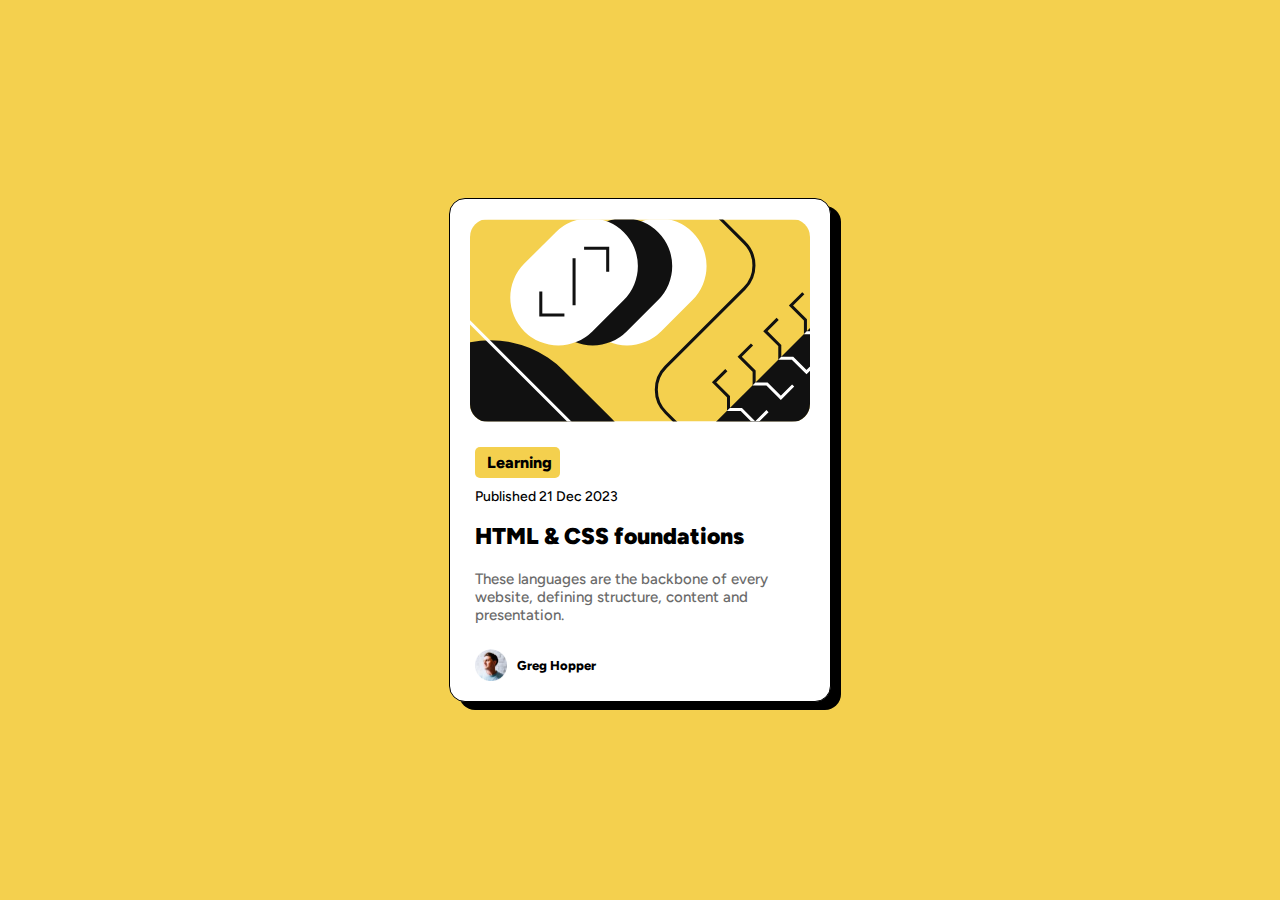
<file: index.html>
<!DOCTYPE html>
<html lang="en">
<head>
  <meta charset="UTF-8">
  <meta name="viewport" content="width=device-width, initial-scale=1.0"> <!-- displays site properly based on user's device -->

  <link rel="icon" type="image/png" sizes="32x32" href="./assets/images/favicon-32x32.png">
  <link rel="stylesheet" href="./styles.css">
  <title>Frontend Mentor | Blog preview card</title>
</head>
<body>
  <main>
    <div class="tile">
      <div class="topImg">
        <img id='imgTop' src="./assets/images/illustration-article.svg" alt="abstract decorative image"> 
      </div>
      <header>
        <h2>Learning</h2>
        <h3>Published 21 Dec 2023</h3>
      </header>
      
      <section>
        <h1>HTML & CSS foundations</h2>
        <p>These languages are the backbone of every website, defining structure, content and presentation.</p>
      </section>
      
      <footer>
        <div>
          <img id='footerImg' src="./assets/images/image-avatar.webp" alt="profile picture">
          <p>Greg Hopper</p>
        </div>
      </footer>
    </div>
  </main>
  </body>
</html>
</file>
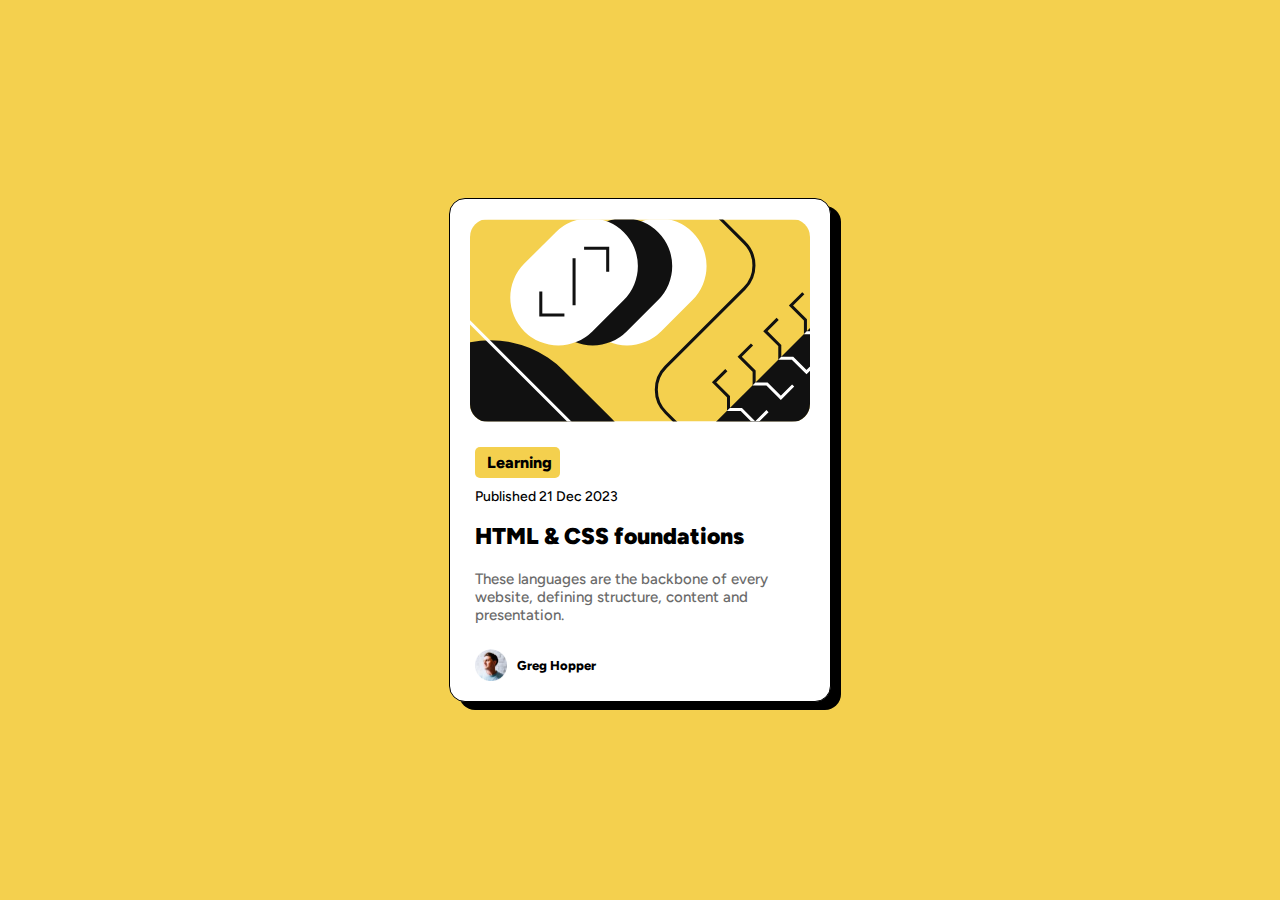
<file: blog-preview-card-main/index.html>
<!DOCTYPE html>
<html lang="en">
<head>
  <meta charset="UTF-8">
  <meta name="viewport" content="width=device-width, initial-scale=1.0"> <!-- displays site properly based on user's device -->

  <link rel="icon" type="image/png" sizes="32x32" href="./assets/images/favicon-32x32.png">
  <link rel="stylesheet" href="./styles.css">
  <title>Frontend Mentor | Blog preview card</title>
</head>
<body>
  <main>
    <div class="tile">
      <div class="topImg">
        <img id='imgTop' src="../blog-preview-card-main/assets/images/illustration-article.svg" alt="abstract decorative image"> 
      </div>
      <header>
        <h2>Learning</h2>
        <h3>Published 21 Dec 2023</h3>
      </header>
      
      <section>
        <h1>HTML & CSS foundations</h2>
        <p>These languages are the backbone of every website, defining structure, content and presentation.</p>
      </section>
      
      <footer>
        <div>
          <img id='footerImg' src="./assets/images/image-avatar.webp" alt="profile picture">
          <p>Greg Hopper</p>
        </div>
      </footer>
    </div>
  </main>
  </body>
</html>
</file>
<file: styles.css>
@font-face {
  font-family: "Figtree";
  src: url("assets/fonts/Figtree-VariableFont_wght.ttf") format("truetype");
}

* {
  margin: 0;
  padding: 0;
  box-sizing: border-box;
}

body {
  background-color: rgb(255, 255, 255);
  font-family: "Figtree", sans-serif;
}

main {
  background-color: hsl(47, 88%, 63%);
  height: 100vh;
  display: flex;
  flex-direction: column;
  justify-content: center;
  align-items: center;
  text-align: left;
}

.tile {
  background-color: hsl(0, 0%, 100%);
  border-radius: 1em;
  width: 382px;
  display: flex;
  flex-direction: column;
  /* justify-content: center;
  align-items: center; */
  border: 1px solid black;
  box-shadow: 10px 8px 0px rgba(0, 0, 0, 1);
  transition: transform 0.2s ease-in-out;
}

#imgTop {
  padding: 20px;
  border-radius: 38px;
  width: 100%;
  display: flex;
  justify-content: center;
}

header {
  width: 100%;
  /* border: 1px solid red; */
  display: flex;
  flex-direction: column;
  align-items: left;
  justify-content: left;
  padding-left: 25px;
  margin-top: 5px;
}

h2 {
  background-color: hsl(47, 88%, 63%);
  font-weight: 800;
  text-align: left;
  border-radius: 5px;
  width: 85px;
  font-size: 16px;
  text-align: center;
  padding: 6px 12px;
  font-stretch: narrower;
}

h3 {
  font-weight: 500;
  font-size: 14px;
  font-stretch: narrower;
  margin-top: 10px;
}

section {
  padding-right: 25px;
  padding-left: 25px;
  padding-top: 17px;
}

section h1 {
  font-size: 23px;
  font-weight: 950;
}
section h1:hover {
  color: hsl(47, 88%, 63%);
  cursor: pointer;
}
section p {
  font-size: 15px;
  font-weight: 500;
  padding-top: 20px;
  color: hsl(0, 0%, 42%);
}

footer {
  padding-top: 25px;
  text-align: left;
}

footer div {
  /* border: 1px solid red; */
  display: flex;
  align-items: center;
  justify-content: flex-start;
  padding-left: 25px;
  margin-bottom: 20px;
}

footer div img {
  width: 32px;
  margin-right: 10px;
}

footer div p {
  margin: 0;
  line-height: 1;
  font-size: small;
  font-weight: 800;
}

@media (max-width: 1440px) {
  .tile {
    max-width: 382px;
  }
}
@media (max-width: 490px), (max-height: 568px) {
  .tile {
    transform: scale(0.7);
    transform-origin: center;
  }
}
</file>
<file: blog-preview-card-main/styles.css>
@font-face {
  font-family: "Figtree";
  src: url("assets/fonts/Figtree-VariableFont_wght.ttf") format("truetype");
}

* {
  margin: 0;
  padding: 0;
  box-sizing: border-box;
}

body {
  background-color: rgb(255, 255, 255);
  font-family: "Figtree", sans-serif;
}

main {
  background-color: hsl(47, 88%, 63%);
  height: 100vh;
  display: flex;
  flex-direction: column;
  justify-content: center;
  align-items: center;
  text-align: left;
}

.tile {
  background-color: hsl(0, 0%, 100%);
  border-radius: 1em;
  width: 382px;
  display: flex;
  flex-direction: column;
  /* justify-content: center;
  align-items: center; */
  border: 1px solid black;
  box-shadow: 10px 8px 0px rgba(0, 0, 0, 1);
  transition: transform 0.5s ease-in-out;
}

#imgTop {
  padding: 20px;
  border-radius: 38px;
  width: 100%;
  display: flex;
  justify-content: center;
}

header {
  width: 100%;
  /* border: 1px solid red; */
  display: flex;
  flex-direction: column;
  align-items: left;
  justify-content: left;
  padding-left: 25px;
  margin-top: 5px;
}

h2 {
  background-color: hsl(47, 88%, 63%);
  font-weight: 800;
  text-align: left;
  border-radius: 5px;
  width: 85px;
  font-size: 16px;
  text-align: center;
  padding: 6px 12px;
  font-stretch: narrower;
}

h3 {
  font-weight: 500;
  font-size: 14px;
  font-stretch: narrower;
  margin-top: 10px;
}

section {
  padding-right: 25px;
  padding-left: 25px;
  padding-top: 17px;
}

section h1 {
  font-size: 23px;
  font-weight: 950;
}
section h1:hover {
  color: hsl(47, 88%, 63%);
  cursor: pointer;
}
section p {
  font-size: 15px;
  font-weight: 500;
  padding-top: 20px;
  color: hsl(0, 0%, 42%);
}

footer {
  padding-top: 25px;
  text-align: left;
}

footer div {
  /* border: 1px solid red; */
  display: flex;
  align-items: center;
  justify-content: flex-start;
  padding-left: 25px;
  margin-bottom: 20px;
}

footer div img {
  width: 32px;
  margin-right: 10px;
}

footer div p {
  margin: 0;
  line-height: 1;
  font-size: small;
  font-weight: 800;
}

@media (max-width: 1440px) {
  .tile {
    max-width: 382px;
  }
}
@media (max-width: 490px), (max-height: 568px) {
  .tile {
    transform: scale(0.7);
    transform-origin: center;
  }
}
</file>
